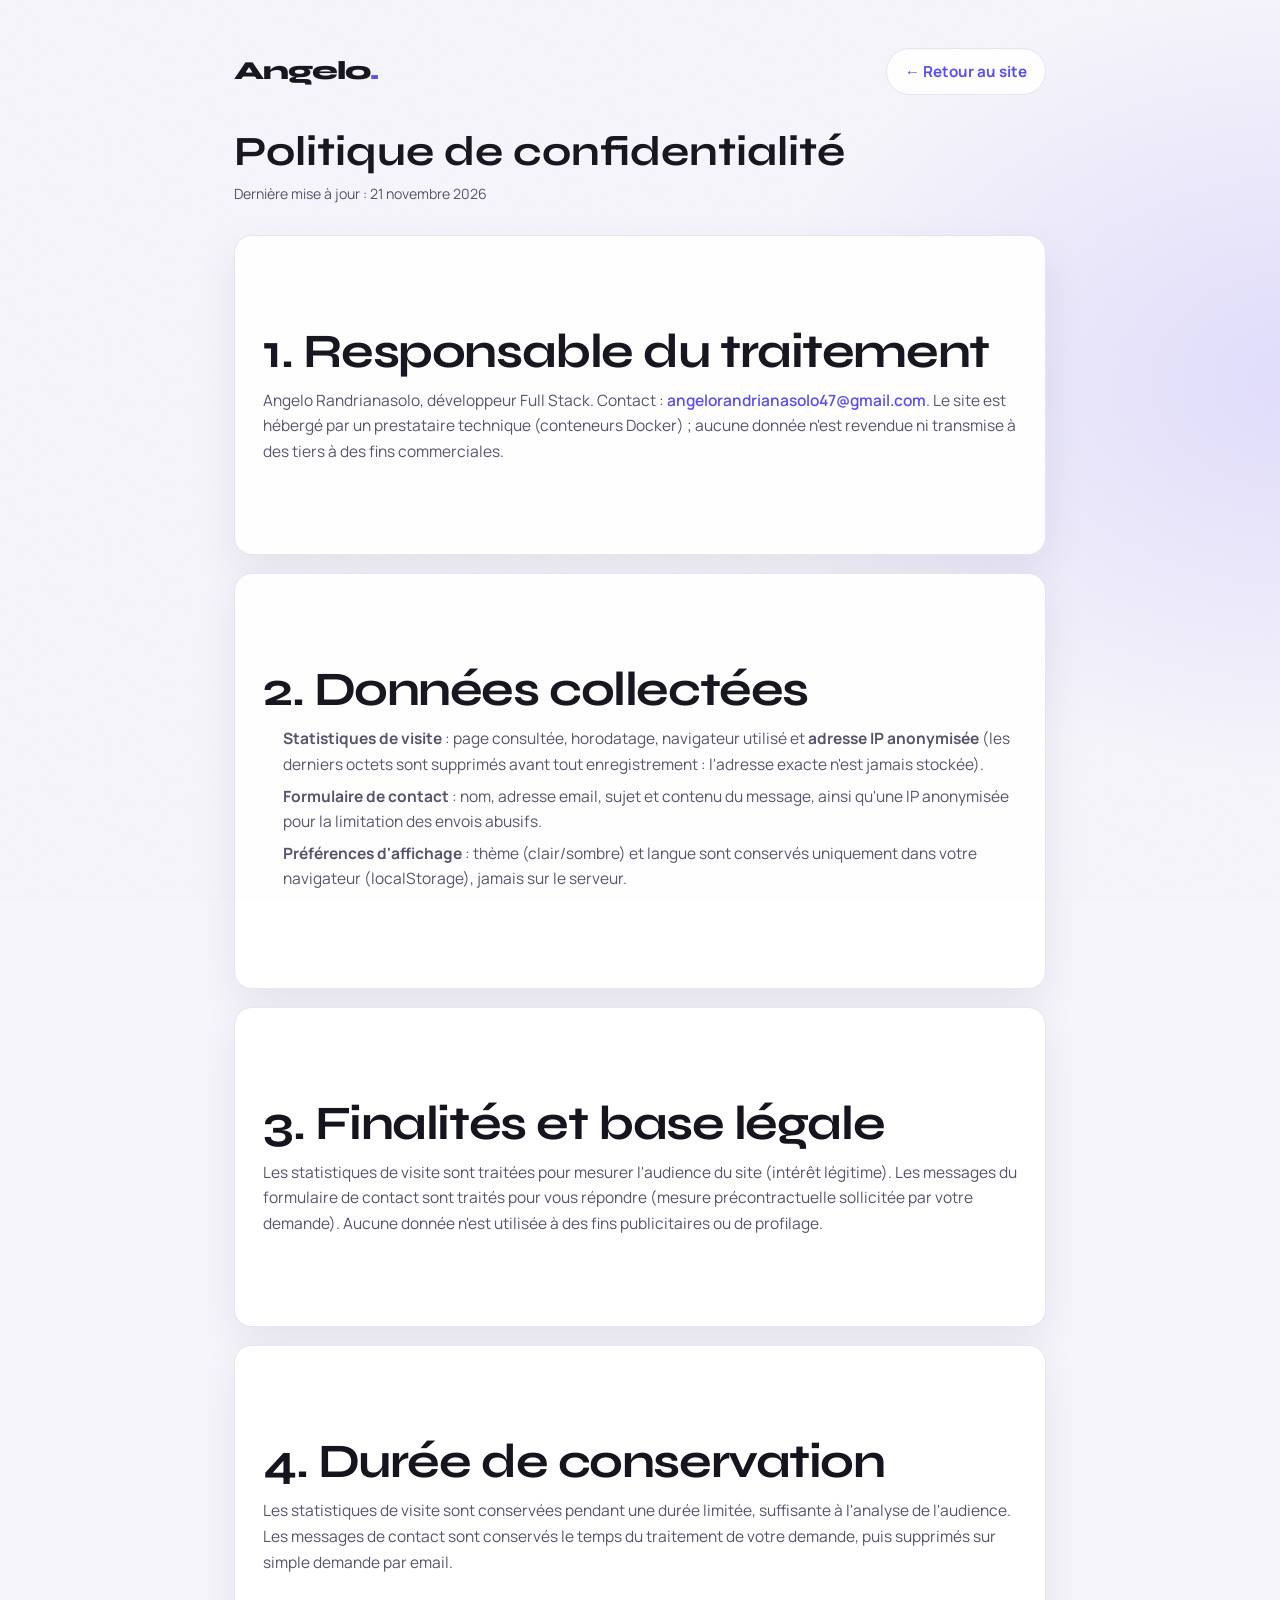
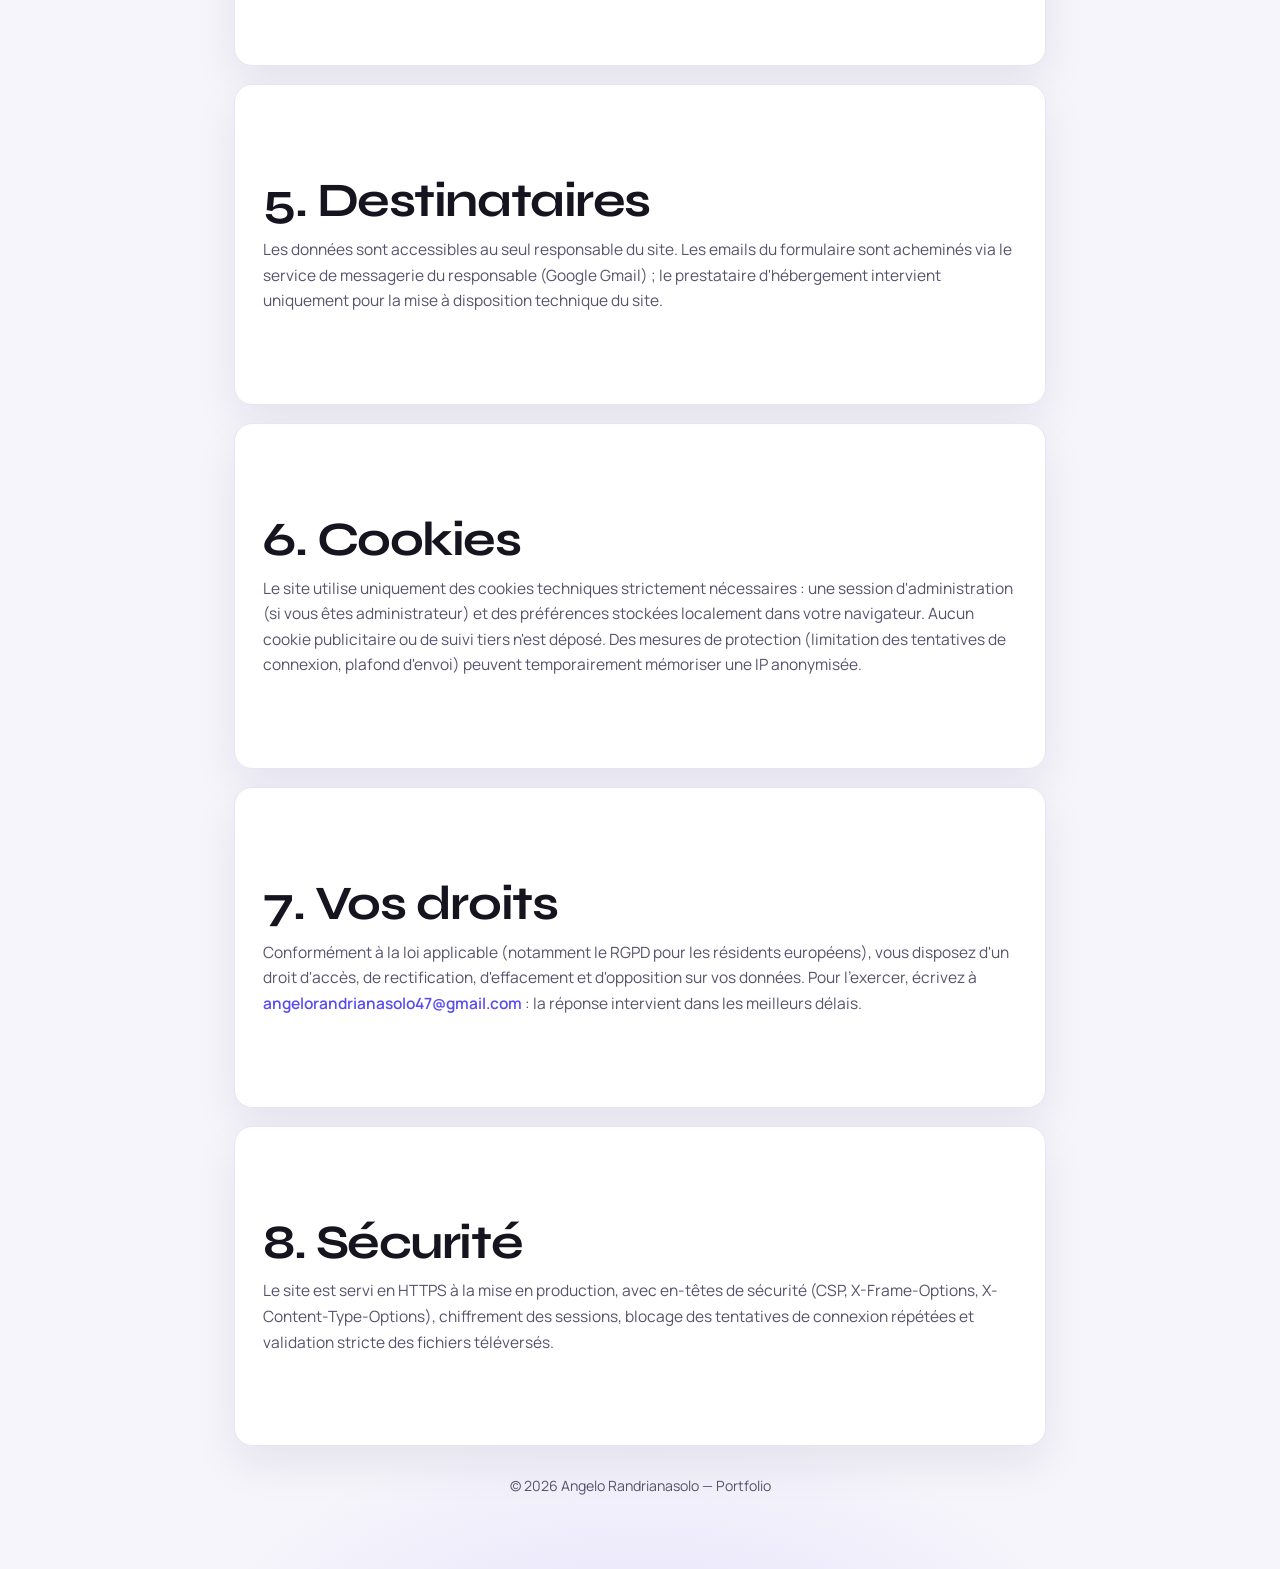
<file: src/confidentialite.html>
<!DOCTYPE html>
<html lang="fr">
<head>
    <meta charset="UTF-8">
    <meta name="viewport" content="width=device-width, initial-scale=1.0">
    <meta name="description" content="Politique de confidentialité du portfolio d'Angelo Randrianasolo : données collectées, finalités, conservation et droits.">
    <meta name="theme-color" content="#f6f5fb">

    <title>Confidentialité | Angelo Randrianasolo</title>

    <link rel="icon" type="image/svg+xml" href="favicon.svg">

    <link rel="stylesheet" href="css/fonts.css?v=20261121a">

    <link rel="stylesheet" href="css/style.css?v=20261121b">

    <script src="js/theme-init.js?v=20261121b"></script>

    <style>
        .legal-wrap {
            max-width: 860px;
            margin: 0 auto;
            padding: 48px 24px 72px;
        }
        .legal-top {
            display: flex;
            align-items: center;
            justify-content: space-between;
            gap: 16px;
            flex-wrap: wrap;
            margin-bottom: 34px;
        }
        .legal-back {
            font-weight: 700;
            font-size: 0.95rem;
            color: var(--brand-text);
            text-decoration: none;
            padding: 10px 18px;
            border: 1px solid var(--border);
            border-radius: 100px;
            background: var(--surface);
            transition: border-color 0.2s, transform 0.2s;
        }
        .legal-back:hover { border-color: var(--brand-text); transform: translateY(-2px); }
        .legal-wrap h1 {
            font-family: "Syne", sans-serif;
            font-size: clamp(1.9rem, 4vw, 2.6rem);
            line-height: 1.12;
            margin: 0 0 6px;
            color: var(--text);
        }
        .legal-date {
            font-size: 0.88rem;
            color: var(--text-2);
            margin: 0 0 30px;
        }
        .legal-card {
            background: var(--surface);
            border: 1px solid var(--border);
            border-radius: 18px;
            box-shadow: var(--shadow);
            padding: 26px 28px;
            margin-bottom: 18px;
        }
        .legal-card h2 {
            font-family: "Syne", sans-serif;
            font-size: 1.12rem;
            margin: 0 0 10px;
            color: var(--text);
        }
        .legal-card p,
        .legal-card li {
            font-size: 0.97rem;
            line-height: 1.65;
            color: var(--text-2);
        }
        .legal-card p { margin: 0 0 10px; }
        .legal-card p:last-child { margin-bottom: 0; }
        .legal-card ul { margin: 8px 0 0; padding-left: 20px; }
        .legal-card li { margin-bottom: 6px; }
        .legal-card a { color: var(--brand-text); font-weight: 600; }
        .legal-note {
            font-size: 0.88rem;
            color: var(--text-2);
            text-align: center;
            margin-top: 28px;
        }
        @media (max-width: 560px) {
            .legal-card { padding: 20px 18px; }
        }
    </style>
</head>

<body>

<div class="legal-wrap">

    <div class="legal-top">
        <a class="logo" href="index.html">Angelo<span>.</span></a>
        <a class="legal-back" href="index.html">← Retour au site</a>
    </div>

    <h1>Politique de confidentialité</h1>
    <p class="legal-date">Dernière mise à jour : 21 novembre 2026</p>

    <section class="legal-card">
        <h2>1. Responsable du traitement</h2>
        <p>
            Angelo Randrianasolo, développeur Full Stack. Contact :
            <a href="mailto:angelorandrianasolo47@gmail.com">angelorandrianasolo47@gmail.com</a>.
            Le site est hébergé par un prestataire technique (conteneurs Docker)
            ; aucune donnée n'est revendue ni transmise à des tiers à des fins
            commerciales.
        </p>
    </section>

    <section class="legal-card">
        <h2>2. Données collectées</h2>
        <ul>
            <li>
                <strong>Statistiques de visite</strong> : page consultée,
                horodatage, navigateur utilisé et <strong>adresse IP
                anonymisée</strong> (les derniers octets sont supprimés avant
                tout enregistrement : l'adresse exacte n'est jamais stockée).
            </li>
            <li>
                <strong>Formulaire de contact</strong> : nom, adresse email,
                sujet et contenu du message, ainsi qu'une IP anonymisée pour
                la limitation des envois abusifs.
            </li>
            <li>
                <strong>Préférences d'affichage</strong> : thème (clair/sombre)
                et langue sont conservés uniquement dans votre navigateur
                (localStorage), jamais sur le serveur.
            </li>
        </ul>
    </section>

    <section class="legal-card">
        <h2>3. Finalités et base légale</h2>
        <p>
            Les statistiques de visite sont traitées pour mesurer l'audience du
            site (intérêt légitime). Les messages du formulaire de contact sont
            traités pour vous répondre (mesure précontractuelle sollicitée par
            votre demande). Aucune donnée n'est utilisée à des fins publicitaires
            ou de profilage.
        </p>
    </section>

    <section class="legal-card">
        <h2>4. Durée de conservation</h2>
        <p>
            Les statistiques de visite sont conservées pendant une durée
            limitée, suffisante à l'analyse de l'audience. Les messages de
            contact sont conservés le temps du traitement de votre demande,
            puis supprimés sur simple demande par email.
        </p>
    </section>

    <section class="legal-card">
        <h2>5. Destinataires</h2>
        <p>
            Les données sont accessibles au seul responsable du site. Les
            emails du formulaire sont acheminés via le service de messagerie
            du responsable (Google Gmail) ; le prestataire d'hébergement
            intervient uniquement pour la mise à disposition technique du site.
        </p>
    </section>

    <section class="legal-card">
        <h2>6. Cookies</h2>
        <p>
            Le site utilise uniquement des cookies techniques strictement
            nécessaires : une session d'administration (si vous êtes
            administrateur) et des préférences stockées localement dans votre
            navigateur. Aucun cookie publicitaire ou de suivi tiers n'est
            déposé. Des mesures de protection (limitation des tentatives de
            connexion, plafond d'envoi) peuvent temporairement mémoriser une
            IP anonymisée.
        </p>
    </section>

    <section class="legal-card">
        <h2>7. Vos droits</h2>
        <p>
            Conformément à la loi applicable (notamment le RGPD pour les
            résidents européens), vous disposez d'un droit d'accès, de
            rectification, d'effacement et d'opposition sur vos données. Pour
            l'exercer, écrivez à
            <a href="mailto:angelorandrianasolo47@gmail.com">angelorandrianasolo47@gmail.com</a> :
            la réponse intervient dans les meilleurs délais.
        </p>
    </section>

    <section class="legal-card">
        <h2>8. Sécurité</h2>
        <p>
            Le site est servi en HTTPS à la mise en production, avec en-têtes
            de sécurité (CSP, X-Frame-Options, X-Content-Type-Options),
            chiffrement des sessions, blocage des tentatives de connexion
            répétées et validation stricte des fichiers téléversés.
        </p>
    </section>

    <p class="legal-note">
        © 2026 Angelo Randrianasolo — <a href="index.html">Portfolio</a>
    </p>

</div>

</body>
</html>
</file>
<file: src/css/fonts.css>
/* =========================================================
   Polices du portfolio — Syne & Manrope, auto-hebergees
   Source : Google Fonts, licence SIL Open Font License 1.1
   (telechargees par tools, sous-ensembles latin/latin-ext).
   Avantage : aucun appel externe, CSP sans googleapis/gstatic.
   ========================================================= */

@font-face {
  font-family: 'Manrope';
  font-style: normal;
  font-weight: 400;
  font-display: swap;
  src: url(../fonts/manrope-latin-ext.woff2) format('woff2');
  unicode-range: U+0100-02BA, U+02BD-02C5, U+02C7-02CC, U+02CE-02D7, U+02DD-02FF, U+0304, U+0308, U+0329, U+1D00-1DBF, U+1E00-1E9F, U+1EF2-1EFF, U+2020, U+20A0-20AB, U+20AD-20C4, U+2113, U+2C60-2C7F, U+A720-A7FF;
}

@font-face {
  font-family: 'Manrope';
  font-style: normal;
  font-weight: 400;
  font-display: swap;
  src: url(../fonts/manrope-latin.woff2) format('woff2');
  unicode-range: U+0000-00FF, U+0131, U+0152-0153, U+02BB-02BC, U+02C6, U+02DA, U+02DC, U+0304, U+0308, U+0329, U+2000-206F, U+20AC, U+2122, U+2191, U+2193, U+2212, U+2215, U+FEFF, U+FFFD;
}

@font-face {
  font-family: 'Manrope';
  font-style: normal;
  font-weight: 500;
  font-display: swap;
  src: url(../fonts/manrope-latin-ext.woff2) format('woff2');
  unicode-range: U+0100-02BA, U+02BD-02C5, U+02C7-02CC, U+02CE-02D7, U+02DD-02FF, U+0304, U+0308, U+0329, U+1D00-1DBF, U+1E00-1E9F, U+1EF2-1EFF, U+2020, U+20A0-20AB, U+20AD-20C4, U+2113, U+2C60-2C7F, U+A720-A7FF;
}

@font-face {
  font-family: 'Manrope';
  font-style: normal;
  font-weight: 500;
  font-display: swap;
  src: url(../fonts/manrope-latin.woff2) format('woff2');
  unicode-range: U+0000-00FF, U+0131, U+0152-0153, U+02BB-02BC, U+02C6, U+02DA, U+02DC, U+0304, U+0308, U+0329, U+2000-206F, U+20AC, U+2122, U+2191, U+2193, U+2212, U+2215, U+FEFF, U+FFFD;
}

@font-face {
  font-family: 'Manrope';
  font-style: normal;
  font-weight: 600;
  font-display: swap;
  src: url(../fonts/manrope-latin-ext.woff2) format('woff2');
  unicode-range: U+0100-02BA, U+02BD-02C5, U+02C7-02CC, U+02CE-02D7, U+02DD-02FF, U+0304, U+0308, U+0329, U+1D00-1DBF, U+1E00-1E9F, U+1EF2-1EFF, U+2020, U+20A0-20AB, U+20AD-20C4, U+2113, U+2C60-2C7F, U+A720-A7FF;
}

@font-face {
  font-family: 'Manrope';
  font-style: normal;
  font-weight: 600;
  font-display: swap;
  src: url(../fonts/manrope-latin.woff2) format('woff2');
  unicode-range: U+0000-00FF, U+0131, U+0152-0153, U+02BB-02BC, U+02C6, U+02DA, U+02DC, U+0304, U+0308, U+0329, U+2000-206F, U+20AC, U+2122, U+2191, U+2193, U+2212, U+2215, U+FEFF, U+FFFD;
}

@font-face {
  font-family: 'Manrope';
  font-style: normal;
  font-weight: 700;
  font-display: swap;
  src: url(../fonts/manrope-latin-ext.woff2) format('woff2');
  unicode-range: U+0100-02BA, U+02BD-02C5, U+02C7-02CC, U+02CE-02D7, U+02DD-02FF, U+0304, U+0308, U+0329, U+1D00-1DBF, U+1E00-1E9F, U+1EF2-1EFF, U+2020, U+20A0-20AB, U+20AD-20C4, U+2113, U+2C60-2C7F, U+A720-A7FF;
}

@font-face {
  font-family: 'Manrope';
  font-style: normal;
  font-weight: 700;
  font-display: swap;
  src: url(../fonts/manrope-latin.woff2) format('woff2');
  unicode-range: U+0000-00FF, U+0131, U+0152-0153, U+02BB-02BC, U+02C6, U+02DA, U+02DC, U+0304, U+0308, U+0329, U+2000-206F, U+20AC, U+2122, U+2191, U+2193, U+2212, U+2215, U+FEFF, U+FFFD;
}

@font-face {
  font-family: 'Manrope';
  font-style: normal;
  font-weight: 800;
  font-display: swap;
  src: url(../fonts/manrope-latin-ext.woff2) format('woff2');
  unicode-range: U+0100-02BA, U+02BD-02C5, U+02C7-02CC, U+02CE-02D7, U+02DD-02FF, U+0304, U+0308, U+0329, U+1D00-1DBF, U+1E00-1E9F, U+1EF2-1EFF, U+2020, U+20A0-20AB, U+20AD-20C4, U+2113, U+2C60-2C7F, U+A720-A7FF;
}

@font-face {
  font-family: 'Manrope';
  font-style: normal;
  font-weight: 800;
  font-display: swap;
  src: url(../fonts/manrope-latin.woff2) format('woff2');
  unicode-range: U+0000-00FF, U+0131, U+0152-0153, U+02BB-02BC, U+02C6, U+02DA, U+02DC, U+0304, U+0308, U+0329, U+2000-206F, U+20AC, U+2122, U+2191, U+2193, U+2212, U+2215, U+FEFF, U+FFFD;
}

@font-face {
  font-family: 'Syne';
  font-style: normal;
  font-weight: 600;
  font-display: swap;
  src: url(../fonts/syne-latin-ext.woff2) format('woff2');
  unicode-range: U+0100-02BA, U+02BD-02C5, U+02C7-02CC, U+02CE-02D7, U+02DD-02FF, U+0304, U+0308, U+0329, U+1D00-1DBF, U+1E00-1E9F, U+1EF2-1EFF, U+2020, U+20A0-20AB, U+20AD-20C4, U+2113, U+2C60-2C7F, U+A720-A7FF;
}

@font-face {
  font-family: 'Syne';
  font-style: normal;
  font-weight: 600;
  font-display: swap;
  src: url(../fonts/syne-latin.woff2) format('woff2');
  unicode-range: U+0000-00FF, U+0131, U+0152-0153, U+02BB-02BC, U+02C6, U+02DA, U+02DC, U+0304, U+0308, U+0329, U+2000-206F, U+20AC, U+2122, U+2191, U+2193, U+2212, U+2215, U+FEFF, U+FFFD;
}

@font-face {
  font-family: 'Syne';
  font-style: normal;
  font-weight: 700;
  font-display: swap;
  src: url(../fonts/syne-latin-ext.woff2) format('woff2');
  unicode-range: U+0100-02BA, U+02BD-02C5, U+02C7-02CC, U+02CE-02D7, U+02DD-02FF, U+0304, U+0308, U+0329, U+1D00-1DBF, U+1E00-1E9F, U+1EF2-1EFF, U+2020, U+20A0-20AB, U+20AD-20C4, U+2113, U+2C60-2C7F, U+A720-A7FF;
}

@font-face {
  font-family: 'Syne';
  font-style: normal;
  font-weight: 700;
  font-display: swap;
  src: url(../fonts/syne-latin.woff2) format('woff2');
  unicode-range: U+0000-00FF, U+0131, U+0152-0153, U+02BB-02BC, U+02C6, U+02DA, U+02DC, U+0304, U+0308, U+0329, U+2000-206F, U+20AC, U+2122, U+2191, U+2193, U+2212, U+2215, U+FEFF, U+FFFD;
}

@font-face {
  font-family: 'Syne';
  font-style: normal;
  font-weight: 800;
  font-display: swap;
  src: url(../fonts/syne-latin-ext.woff2) format('woff2');
  unicode-range: U+0100-02BA, U+02BD-02C5, U+02C7-02CC, U+02CE-02D7, U+02DD-02FF, U+0304, U+0308, U+0329, U+1D00-1DBF, U+1E00-1E9F, U+1EF2-1EFF, U+2020, U+20A0-20AB, U+20AD-20C4, U+2113, U+2C60-2C7F, U+A720-A7FF;
}

@font-face {
  font-family: 'Syne';
  font-style: normal;
  font-weight: 800;
  font-display: swap;
  src: url(../fonts/syne-latin.woff2) format('woff2');
  unicode-range: U+0000-00FF, U+0131, U+0152-0153, U+02BB-02BC, U+02C6, U+02DA, U+02DC, U+0304, U+0308, U+0329, U+2000-206F, U+20AC, U+2122, U+2191, U+2193, U+2212, U+2215, U+FEFF, U+FFFD;
}
</file>
<file: src/css/style.css>
/* =========================================================
   ANGELO PORTFOLIO
   Identité : violet profond, typographie Syne + Manrope,
   atmosphère lumineuse, détails éditoriaux.
   ========================================================= */

/* ==============================
   1. VARIABLES ET THEMES
============================== */

:root {

    /* --- Marque --- */
    --brand: #6d5cff;
    --brand-fill: #5a4df0;
    --brand-fill-hover: #4a3fe0;
    --brand-text: #5a4df0;
    --brand-soft: rgba(109, 92, 255, 0.12);
    --glow: rgba(109, 92, 255, 0.16);

    /* --- Surfaces --- */
    --bg: #f6f5fb;
    --surface: #ffffff;
    --surface-2: #fbfaff;
    --text: #16141f;
    --text-2: #57526b;
    --border: #e7e4f3;

    /* --- Pied de page inversé --- */
    --footer-bg: #14121f;
    --footer-text: #b9b4cc;
    --footer-heading: #ffffff;
    --footer-accent: #a79bff;
    --footer-border: rgba(255, 255, 255, 0.12);

    /* --- Ombres --- */
    --shadow: 0 18px 44px rgba(30, 22, 80, 0.08);
    --shadow-lift: 0 26px 56px rgba(30, 22, 80, 0.15);

    /* --- Retours de formulaire --- */
    --ok: #12805c;
    --ok-soft: rgba(18, 128, 92, 0.1);
    --danger: #d92d20;
    --danger-soft: rgba(217, 45, 32, 0.1);

    /* --- Typographie --- */
    --font-display: "Syne", "Trebuchet MS", sans-serif;
    --font-body: "Manrope", "Trebuchet MS", sans-serif;

    /* --- Entete translucide --- */
    --header-bg: rgba(246, 245, 251, 0.82);
}

html.dark-theme {

    --brand-text: #9d94ff;
    --brand-soft: rgba(157, 148, 255, 0.16);
    --glow: rgba(125, 110, 255, 0.22);

    --bg: #121019;
    --surface: #1b1926;
    --surface-2: #221f31;
    --text: #f4f3fa;
    --text-2: #a5a0bd;
    --border: #2e2a41;

    --footer-bg: #0c0a13;
    --footer-text: #a5a0bd;
    --footer-accent: #a79bff;
    --footer-border: rgba(255, 255, 255, 0.1);

    --shadow: 0 18px 44px rgba(0, 0, 0, 0.42);
    --shadow-lift: 0 26px 56px rgba(0, 0, 0, 0.55);

    --ok: #5fd6a4;
    --ok-soft: rgba(95, 214, 164, 0.14);
    --danger: #ff8f85;
    --danger-soft: rgba(255, 143, 133, 0.14);

    --header-bg: rgba(18, 16, 25, 0.82);
}

/* ==============================
   2. RESET ET BASE
============================== */

* {
    margin: 0;
    padding: 0;
    box-sizing: border-box;
}

html {
    scroll-behavior: smooth;
    -webkit-text-size-adjust: 100%;
}

body {
    font-family: var(--font-body);
    color: var(--text);
    line-height: 1.65;
    overflow-x: clip;
    transition: color 0.3s;

    /* Halos d'ambiance + fond */
    background:
        radial-gradient(1000px 620px at 6% -12%, var(--glow), transparent 62%),
        radial-gradient(900px 640px at 102% 12%, var(--glow), transparent 62%),
        radial-gradient(760px 520px at 50% 106%, var(--glow), transparent 65%),
        var(--bg);
    background-attachment: scroll;
}

/* Grain fin sur toute la page */
body::after {
    content: "";
    position: fixed;
    inset: 0;
    z-index: 9999;
    pointer-events: none;
    opacity: 0.035;
    background-image: url("data:image/svg+xml,%3Csvg xmlns='http://www.w3.org/2000/svg' width='200' height='200'%3E%3Cfilter id='n'%3E%3CfeTurbulence type='fractalNoise' baseFrequency='0.85' numOctaves='4' stitchTiles='stitch'/%3E%3C/filter%3E%3Crect width='200' height='200' filter='url(%23n)'/%3E%3C/svg%3E");
}

h1, h2, h3, .logo,
.hero-role, .section-index,
.hero-meta strong {
    font-family: var(--font-display);
}

a {
    text-decoration: none;
    color: inherit;
}

ul {
    list-style: none;
}

img, svg {
    max-width: 100%;
}

button {
    font-family: inherit;
}

::selection {
    background: var(--brand-fill);
    color: #fff;
}

.container {
    width: 90%;
    max-width: 1180px;
    margin: auto;
}

/* Barre de defilement */
::-webkit-scrollbar {
    width: 11px;
}

::-webkit-scrollbar-track {
    background: var(--bg);
}

::-webkit-scrollbar-thumb {
    background: var(--brand-fill);
    border-radius: 100px;
    border: 3px solid var(--bg);
}

::-webkit-scrollbar-thumb:hover {
    background: var(--brand-fill-hover);
}

/* Lien d'evitement (accessibilite) */
.skip-link {
    position: absolute;
    top: -70px;
    left: 16px;
    z-index: 10000;
    background: var(--brand-fill);
    color: #fff;
    padding: 13px 20px;
    border-radius: 0 0 10px 10px;
    font-weight: 700;
    transition: top 0.25s;
}

.skip-link:focus {
    top: 0;
}

a:focus-visible,
button:focus-visible {
    outline: 3px solid var(--brand-text);
    outline-offset: 3px;
    border-radius: 8px;
}

/* ==============================
   3. EN-TETES DE SECTIONS
============================== */

section:not(.hero) {
    padding-top: 90px;
    padding-bottom: 90px;
    border-top: 1px solid var(--border);
    scroll-margin-top: 90px;
}

.section-header {
    position: relative;
    margin-bottom: 48px;
}

/* Grand chiffre editorial */
.section-index {
    display: block;
    font-size: clamp(40px, 5.5vw, 66px);
    font-weight: 800;
    line-height: 0.9;
    letter-spacing: -0.05em;
    color: var(--brand-text);
    margin-bottom: 10px;
}

.section-kicker {
    display: flex;
    align-items: center;
    gap: 14px;
    color: var(--text-2);
    font-size: 12.5px;
    font-weight: 700;
    letter-spacing: 0.2em;
    text-transform: uppercase;
    margin-bottom: 14px;
}

.section-kicker::after {
    content: "";
    flex: 1;
    height: 1px;
    max-width: 200px;
    background: var(--border);
}

section:not(.hero) h2 {
    font-size: clamp(30px, 4.4vw, 48px);
    font-weight: 700;
    letter-spacing: -0.03em;
    line-height: 1.08;
    color: var(--text);
}

.section-intro {
    color: var(--text-2);
    font-size: 1.05rem;
    max-width: 640px;
    margin-top: 18px;
}

/* ==============================
   4. BOUTONS
============================== */

.btn {
    display: inline-flex;
    align-items: center;
    gap: 10px;
    padding: 15px 30px;
    border-radius: 100px;
    font-family: var(--font-body);
    font-weight: 700;
    font-size: 0.98rem;
    letter-spacing: -0.01em;
    transition: 0.3s;
}

.btn-primary {
    background: var(--brand-fill);
    color: #fff;
    box-shadow: 0 14px 30px rgba(90, 77, 240, 0.3);
}

.btn-primary:hover {
    background: var(--brand-fill-hover);
    transform: translateY(-3px);
    box-shadow: 0 18px 38px rgba(90, 77, 240, 0.38);
}

.btn-arrow {
    width: 18px;
    height: 18px;
    transition: transform 0.3s;
}

.btn-primary:hover .btn-arrow {
    transform: translateX(5px);
}

.btn-secondary {
    border: 1.5px solid var(--brand-text);
    color: var(--brand-text);
}

.btn-secondary:hover {
    background: var(--brand-fill);
    border-color: var(--brand-fill);
    color: #fff;
    transform: translateY(-3px);
}

/* ==============================
   5. NAVIGATION
============================== */

.header {
    position: sticky;
    top: 0;
    z-index: 100;
    background: var(--header-bg);
    backdrop-filter: blur(16px) saturate(180%);
    -webkit-backdrop-filter: blur(16px) saturate(180%);
    border-bottom: 1px solid transparent;
    transition: border-color 0.3s, background 0.3s;
}

.header.scrolled {
    border-bottom-color: var(--border);
}

.navbar {
    min-height: 76px;
    display: flex;
    align-items: center;
    justify-content: space-between;
    gap: 20px;
}

.logo {
    font-size: 26px;
    font-weight: 800;
    letter-spacing: -0.03em;
}

.logo span {
    color: var(--brand-text);
}

.nav-menu {
    display: flex;
    align-items: center;
    gap: 6px;
}

.nav-menu a {
    display: block;
    color: var(--text-2);
    font-size: 14.5px;
    font-weight: 600;
    padding: 9px 16px;
    border-radius: 100px;
    white-space: nowrap;
    transition: color 0.25s, background 0.25s;
}

.nav-menu a:hover {
    color: var(--brand-text);
    background: var(--brand-soft);
}

.nav-menu a.active {
    color: var(--brand-text);
    background: var(--brand-soft);
}

.nav-actions {
    display: flex;
    align-items: center;
    gap: 10px;
}

.nav-actions button {
    background: var(--surface);
    border: 1px solid var(--border);
    color: var(--text);
    padding: 9px 14px;
    border-radius: 100px;
    cursor: pointer;
    font-weight: 700;
    font-size: 14px;
    line-height: 1;
    transition: border-color 0.25s, color 0.25s, background 0.25s;
}

.nav-actions button:hover {
    border-color: var(--brand-text);
    color: var(--brand-text);
}

/* Bouton burger (masque sur grand ecran) */
.nav-toggle {
    display: none;
    align-items: center;
    justify-content: center;
    padding: 9px !important;
}

.nav-toggle svg {
    width: 20px;
    height: 20px;
    display: block;
}

.nav-toggle .icon-close {
    display: none;
}

.nav-toggle[aria-expanded="true"] .icon-menu {
    display: none;
}

.nav-toggle[aria-expanded="true"] .icon-close {
    display: block;
}

/* ==============================
   6. ACCUEIL
============================== */

.hero {
    position: relative;
    min-height: 92vh;
    display: flex;
    align-items: center;
    justify-content: space-between;
    gap: 56px;
    padding-top: 70px;
    padding-bottom: 70px;
    scroll-margin-top: 75px;
}

/* Trame de points en filigrane */
.hero::before {
    content: "";
    position: absolute;
    inset: 0;
    pointer-events: none;
    background-image: radial-gradient(var(--border) 1.3px, transparent 1.3px);
    background-size: 30px 30px;
    -webkit-mask-image: radial-gradient(ellipse 70% 65% at 72% 50%, #000 0%, transparent 78%);
    mask-image: radial-gradient(ellipse 70% 65% at 72% 50%, #000 0%, transparent 78%);
}

.hero-content {
    position: relative;
    max-width: 660px;
}

.hero-badge {
    display: inline-flex;
    align-items: center;
    gap: 9px;
    background: var(--brand-soft);
    color: var(--brand-text);
    font-size: 13.5px;
    font-weight: 700;
    padding: 8px 17px;
    border-radius: 100px;
    margin-bottom: 26px;
}

.pulse {
    width: 9px;
    height: 9px;
    border-radius: 50%;
    background: #16b45f;
    box-shadow: 0 0 0 0 rgba(22, 180, 95, 0.6);
    animation: pulse 2.2s infinite;
}

@keyframes pulse {
    70% { box-shadow: 0 0 0 9px rgba(22, 180, 95, 0); }
    100% { box-shadow: 0 0 0 0 rgba(22, 180, 95, 0); }
}

.hero-subtitle {
    color: var(--text-2);
    font-size: 17px;
    font-weight: 600;
    letter-spacing: 0.02em;
    margin-bottom: 10px;
}

.hero-content h1 {
    font-size: clamp(42px, 7vw, 82px);
    font-weight: 800;
    line-height: 0.98;
    letter-spacing: -0.045em;
    margin-bottom: 24px;
}

.hero-content h1 span {
    display: block;
    color: var(--brand-text);
}

.hero-role {
    display: inline-block;
    font-size: clamp(19px, 2.4vw, 27px);
    font-weight: 700;
    letter-spacing: -0.02em;
    color: var(--brand-text);
    background: var(--brand-soft);
    padding: 7px 18px;
    border-radius: 10px;
    margin-bottom: 26px;
}

.hero-description {
    color: var(--text-2);
    font-size: 1.05rem;
    line-height: 1.85;
    max-width: 560px;
    margin-bottom: 34px;
}

.hero-buttons {
    display: flex;
    flex-wrap: wrap;
    gap: 15px;
}

/* Bandeau d'informations */
.hero-meta {
    display: flex;
    flex-wrap: wrap;
    gap: 38px;
    margin-top: 46px;
    padding-top: 28px;
    border-top: 1px solid var(--border);
}

.hero-meta li {
    display: flex;
    flex-direction: column;
    gap: 2px;
}

.hero-meta strong {
    font-size: 19px;
    font-weight: 700;
    letter-spacing: -0.02em;
    color: var(--text);
}

.hero-meta span {
    font-size: 13px;
    color: var(--text-2);
    letter-spacing: 0.05em;
}

/* --- Visuel : portrait en forme libre + puces flottantes --- */

.hero-visual {
    position: relative;
    flex-shrink: 0;
    width: 420px;
    height: 420px;
    display: flex;
    align-items: center;
    justify-content: center;
}

.hero-avatar {
    position: relative;
    width: 285px;
    height: 285px;
    border-radius: 46% 54% 52% 48% / 54% 46% 54% 46%;
    background: linear-gradient(145deg, #4b3fe8, #6d5cff);
    display: flex;
    align-items: center;
    justify-content: center;
    box-shadow: 0 34px 70px rgba(75, 63, 232, 0.34);
    animation: float 7s ease-in-out infinite;
}

.avatar-initials {
    font-family: var(--font-display);
    font-size: 96px;
    font-weight: 800;
    letter-spacing: -0.05em;
    color: #ffffff;
    line-height: 1;
}

.avatar-ring {
    position: absolute;
    inset: -17px;
    border-radius: 50%;
    border: 1.5px dashed var(--brand-text);
    opacity: 0.55;
    animation: rotate 34s linear infinite;
    pointer-events: none;
}

@keyframes float {
    0%, 100% { transform: translateY(0); }
    50% { transform: translateY(-16px); }
}

@keyframes rotate {
    to { transform: rotate(360deg); }
}

.float-chip {
    position: absolute;
    background: var(--surface);
    border: 1px solid var(--border);
    color: var(--text);
    font-family: var(--font-display);
    font-size: 13px;
    font-weight: 700;
    padding: 10px 17px;
    border-radius: 100px;
    box-shadow: var(--shadow-lift);
    white-space: nowrap;
}

/* Anneau de competences autour de la photo du hero.
   Chaque emplacement est tourne puis translate le long du cercle ; la
   pastille est contour-rotationnee (proprietes `translate` / `rotate`)
   pour que le texte reste horizontal. */
.hero-chips {
    position: absolute;
    inset: 0;
    --count: 16;
    --step: calc(360deg / var(--count));
    /* 164 + demi-largeur de la pastille la plus large (Spring Boot ~45px)
       = 209 <= demi-largeur du conteneur (210). */
    --radius: 164px;
    pointer-events: none;
}

.chip-slot {
    position: absolute;
    top: 50%;
    left: 50%;
    width: 0;
    height: 0;
    transform:
        rotate(calc(var(--i) * var(--step)))
        translateY(calc(var(--radius) * -1));
}

.chip-slot .float-chip {
    position: absolute;
    top: 0;
    left: 0;
    translate: -50% -50%;
    rotate: calc(var(--i) * var(--step) * -1);
    font-size: 10.5px;
    padding: 5px 9px;
    animation: float 6s ease-in-out infinite;
    animation-delay: calc(var(--i) * -0.4s);
}

.float-chip.is-hot {
    background: var(--brand-fill);
    border-color: var(--brand-fill);
    color: #fff;
}

.float-chip.is-code {
    font-family: ui-monospace, SFMono-Regular, Menlo, Consolas, monospace;
    background: var(--surface-2);
    color: var(--brand-text);
}

/* ==============================
   7. A PROPOS
============================== */

.about-layout {
    display: grid;
    grid-template-columns: 1.6fr 1fr;
    gap: 30px;
    align-items: start;
}

.about-content {
    background: var(--surface);
    padding: 36px;
    border: 1px solid var(--border);
    border-radius: 22px;
    box-shadow: var(--shadow);
}

.about-content p {
    color: var(--text-2);
    font-size: 1.05rem;
    line-height: 1.9;
    margin-bottom: 18px;
}

.about-content p:last-child {
    margin-bottom: 0;
}

.about-content p:first-child {
    color: var(--text);
    font-size: 1.16rem;
    font-weight: 500;
}

.about-info {
    background: var(--surface);
    border: 1px solid var(--border);
    border-radius: 22px;
    box-shadow: var(--shadow);
    overflow: hidden;
}

.about-info li {
    padding: 20px 26px;
    border-bottom: 1px solid var(--border);
    display: flex;
    flex-direction: column;
    gap: 5px;
    transition: background 0.25s;
}

.about-info li:last-child {
    border-bottom: none;
}

.about-info li:hover {
    background: var(--brand-soft);
}

/* --- Parcours (timeline sous « À propos ») --- */
.parcours {
    list-style: none;
    margin: 26px 0 0;
    padding: 0;
    display: grid;
    grid-template-columns: repeat(3, 1fr);
    gap: 16px;
}

.parcours li {
    background: var(--surface);
    border: 1px solid var(--border);
    border-radius: 22px;
    box-shadow: var(--shadow);
    padding: 20px 22px;
    display: flex;
    flex-direction: column;
    gap: 10px;
    transition: transform 0.25s, border-color 0.25s;
}

.parcours li:hover {
    transform: translateY(-4px);
    border-color: var(--brand);
}

.parcours-tag {
    align-self: flex-start;
    background: var(--brand-soft);
    color: var(--brand-text);
    font-size: 11px;
    font-weight: 800;
    letter-spacing: 0.12em;
    text-transform: uppercase;
    padding: 5px 11px;
    border-radius: 999px;
}

.parcours-body strong {
    display: block;
    font-family: var(--font-display);
    font-size: 17px;
    margin-bottom: 6px;
}

.parcours-body p {
    margin: 0;
    color: var(--muted);
    font-size: 14px;
    line-height: 1.6;
}

@media (max-width: 900px) {
    .parcours {
        grid-template-columns: 1fr;
    }
}

.about-info-label {
    color: var(--brand-text);
    font-size: 11.5px;
    font-weight: 800;
    letter-spacing: 0.14em;
    text-transform: uppercase;
}

.about-info-value {
    color: var(--text);
    font-family: var(--font-display);
    font-weight: 600;
    font-size: 1.02rem;
}

/* ==============================
   8. COMPETENCES
============================== */

.skills-grid {
    display: grid;
    grid-template-columns: repeat(auto-fit, minmax(255px, 1fr));
    gap: 22px;
}

.skill-card {
    background: var(--surface);
    padding: 28px;
    border: 1px solid var(--border);
    border-radius: 22px;
    box-shadow: var(--shadow);
    transition: border-color 0.3s, box-shadow 0.3s, transform 0.3s;
}

.skill-card:hover {
    border-color: var(--brand-text);
    box-shadow: var(--shadow-lift);
    transform: translateY(-5px);
}

.skill-card h3 {
    display: flex;
    align-items: center;
    gap: 11px;
    font-size: 1.12rem;
    font-weight: 700;
    letter-spacing: -0.02em;
    color: var(--text);
    margin-bottom: 18px;
}

.skill-card h3::before {
    content: "";
    width: 11px;
    height: 11px;
    min-width: 11px;
    background: var(--brand-fill);
    border-radius: 4px;
}

.skill-tags {
    display: flex;
    flex-wrap: wrap;
    gap: 8px;
}

.skill-tags span {
    background: var(--surface-2);
    border: 1px solid var(--border);
    color: var(--text-2);
    padding: 7px 14px;
    border-radius: 100px;
    font-size: 13.5px;
    font-weight: 600;
    transition: 0.25s;
}

.skill-tags span:hover {
    background: var(--brand-soft);
    border-color: transparent;
    color: var(--brand-text);
}

/* ==============================
   9. PROJETS
============================== */

.projects-grid {
    display: grid;
    grid-template-columns: repeat(auto-fit, minmax(300px, 1fr));
    gap: 28px;
}

.project-card {
    background: var(--surface);
    border: 1px solid var(--border);
    border-radius: 24px;
    overflow: hidden;
    box-shadow: var(--shadow);
    display: flex;
    flex-direction: column;
    transition: border-color 0.3s, box-shadow 0.3s, transform 0.3s;
}

.project-card:hover {
    border-color: var(--brand-text);
    box-shadow: var(--shadow-lift);
    transform: translateY(-7px);
}

/* Couverture */
.project-cover {
    position: relative;
    height: 140px;
    display: flex;
    align-items: center;
    justify-content: center;
    overflow: hidden;
}

.cover-market {
    background: linear-gradient(135deg, #4b3fe8, #8b7cff);
}

.cover-farmer {
    background: linear-gradient(135deg, #0b8f7a, #22c55e);
}

.project-cover-grid {
    position: absolute;
    inset: 0;
    background-image:
        linear-gradient(rgba(255, 255, 255, 0.16) 1px, transparent 1px),
        linear-gradient(90deg, rgba(255, 255, 255, 0.16) 1px, transparent 1px);
    background-size: 28px 28px;
    -webkit-mask-image: radial-gradient(ellipse at 50% 50%, #000 10%, transparent 78%);
    mask-image: radial-gradient(ellipse at 50% 50%, #000 10%, transparent 78%);
}

.project-icon {
    position: relative;
    font-size: 52px;
    line-height: 1;
    filter: drop-shadow(0 8px 16px rgba(0, 0, 0, 0.25));
    transition: transform 0.35s;
}

.project-card:hover .project-icon {
    transform: scale(1.12) rotate(-6deg);
}

/* ---- Galerie multi-photos du projet ---- */
.project-cover.has-gallery {
    cursor: zoom-in;
}

.project-cover.has-gallery:focus-visible {
    outline: 3px solid #8b7cff;
    outline-offset: -3px;
}

.project-gallery-badge {
    position: absolute;
    right: 10px;
    bottom: 10px;
    z-index: 2;
    background: rgba(12, 10, 20, 0.72);
    color: #fff;
    font-size: 12px;
    font-weight: 600;
    padding: 4px 10px;
    border-radius: 100px;
    backdrop-filter: blur(6px);
}

.lightbox {
    position: fixed;
    inset: 0;
    z-index: 400;
    background: rgba(8, 6, 16, 0.92);
    display: flex;
    align-items: center;
    justify-content: center;
    padding: 24px;
}

.lightbox[hidden] {
    display: none;
}

.lightbox-img {
    max-width: min(92vw, 1100px);
    max-height: 82vh;
    object-fit: contain;
    border-radius: 14px;
    box-shadow: 0 30px 80px rgba(0, 0, 0, 0.5);
    background: rgba(255, 255, 255, 0.04);
}

.lightbox button {
    position: absolute;
    width: 46px;
    height: 46px;
    border-radius: 50%;
    border: 1px solid rgba(255, 255, 255, 0.28);
    background: rgba(255, 255, 255, 0.12);
    color: #fff;
    font-size: 18px;
    line-height: 1;
    cursor: pointer;
    display: flex;
    align-items: center;
    justify-content: center;
    padding: 0;
}

.lightbox button:hover {
    background: rgba(255, 255, 255, 0.28);
}

.lightbox-close {
    top: 22px;
    right: 22px;
}

.lightbox-prev {
    left: 22px;
    top: 50%;
    transform: translateY(-50%);
}

.lightbox-next {
    right: 22px;
    top: 50%;
    transform: translateY(-50%);
}

.lightbox-counter {
    position: absolute;
    bottom: 24px;
    left: 50%;
    transform: translateX(-50%);
    color: #fff;
    font-size: 14px;
    font-weight: 600;
    background: rgba(255, 255, 255, 0.14);
    padding: 6px 14px;
    border-radius: 100px;
}

.project-body {
    padding: 26px 28px 30px;
    display: flex;
    flex-direction: column;
    flex: 1;
}

.project-card h3 {
    font-size: 1.35rem;
    font-weight: 700;
    letter-spacing: -0.025em;
    color: var(--text);
    margin-bottom: 12px;
}

.project-card p {
    color: var(--text-2);
    line-height: 1.8;
    margin-bottom: 24px;
    flex-grow: 1;
}

.project-technologies {
    display: flex;
    flex-wrap: wrap;
    gap: 8px;
}

.project-technologies span {
    background: var(--brand-soft);
    color: var(--brand-text);
    padding: 6px 13px;
    border-radius: 100px;
    font-size: 12.5px;
    font-weight: 700;
    letter-spacing: 0.01em;
}

/* ==============================
   10. CONTACT
============================== */

.contact-grid {
    display: grid;
    grid-template-columns: repeat(auto-fit, minmax(275px, 1fr));
    gap: 22px;
}

.contact-card {
    position: relative;
    background: var(--surface);
    padding: 26px 60px 26px 24px;
    border: 1px solid var(--border);
    border-radius: 22px;
    box-shadow: var(--shadow);
    display: flex;
    align-items: center;
    gap: 17px;
    transition: border-color 0.3s, box-shadow 0.3s, transform 0.3s;
}

.contact-card:hover {
    border-color: var(--brand-text);
    box-shadow: var(--shadow-lift);
    transform: translateY(-5px);
}

.contact-icon {
    width: 52px;
    height: 52px;
    min-width: 52px;
    border-radius: 16px;
    background: var(--brand-soft);
    color: var(--brand-text);
    display: flex;
    align-items: center;
    justify-content: center;
}

.contact-icon svg {
    width: 25px;
    height: 25px;
}

.contact-body {
    display: flex;
    flex-direction: column;
    gap: 4px;
    min-width: 0;
}

.contact-label {
    color: var(--text-2);
    font-size: 11.5px;
    font-weight: 800;
    letter-spacing: 0.14em;
    text-transform: uppercase;
}

.contact-value {
    color: var(--text);
    font-family: var(--font-display);
    font-weight: 600;
    font-size: 0.97rem;
    word-break: break-word;
}

.contact-arrow {
    position: absolute;
    top: 24px;
    right: 24px;
    width: 18px;
    height: 18px;
    color: var(--brand-text);
    opacity: 0;
    transform: translate(-7px, 7px);
    transition: opacity 0.3s, transform 0.3s;
}

.contact-card:hover .contact-arrow {
    opacity: 1;
    transform: translate(0, 0);
}

.contact-cta {
    margin-top: 40px;
    text-align: center;
}

/* ==============================
   10bis. FORMULAIRE DE CONTACT
============================== */

.contact-form-card {
    position: relative;
    margin-top: 22px;
    background: var(--surface);
    border: 1px solid var(--border);
    border-radius: 22px;
    box-shadow: var(--shadow);
    padding: 32px;
    transition: border-color 0.3s, box-shadow 0.3s;
}

.contact-form-card:focus-within {
    border-color: var(--brand-text);
    box-shadow: var(--shadow-lift);
}

.contact-form-head {
    margin-bottom: 24px;
}

.contact-form-kicker {
    font-family: var(--font-display);
    font-weight: 800;
    font-size: 1.2rem;
    letter-spacing: -0.02em;
    color: var(--text);
    margin: 0 0 7px;
}

.contact-form-hint {
    margin: 0;
    color: var(--text-2);
    font-size: 0.94rem;
    line-height: 1.6;
}

#contact-form {
    display: flex;
    flex-direction: column;
    gap: 18px;
}

.form-row {
    display: grid;
    grid-template-columns: repeat(auto-fit, minmax(215px, 1fr));
    gap: 18px;
}

.field {
    display: flex;
    flex-direction: column;
    gap: 8px;
    min-width: 0;
}

.field-label {
    color: var(--text-2);
    font-size: 11.5px;
    font-weight: 800;
    letter-spacing: 0.14em;
    text-transform: uppercase;
}

.field input,
.field textarea {
    width: 100%;
    font-family: var(--font-body);
    font-size: 0.97rem;
    line-height: 1.5;
    color: var(--text);
    background: var(--surface-2);
    border: 1.5px solid var(--border);
    border-radius: 14px;
    padding: 13px 16px;
    transition: border-color 0.25s, box-shadow 0.25s, background 0.25s;
}

.field textarea {
    resize: vertical;
    min-height: 130px;
}

.field input::placeholder,
.field textarea::placeholder {
    color: var(--text-2);
    opacity: 0.65;
}

.field input:hover,
.field textarea:hover {
    border-color: var(--brand-text);
}

.field input:focus,
.field textarea:focus {
    outline: none;
    background: var(--surface);
    border-color: var(--brand-text);
    box-shadow: 0 0 0 4px var(--brand-soft);
}

.field.is-invalid input,
.field.is-invalid textarea {
    border-color: var(--danger);
}

.field.is-invalid input:focus,
.field.is-invalid textarea:focus {
    box-shadow: 0 0 0 4px var(--danger-soft);
}

/* Piège à robots : hors écran mais présent dans le DOM */
.hp-field {
    position: absolute;
    width: 1px;
    height: 1px;
    overflow: hidden;
    clip: rect(0 0 0 0);
    clip-path: inset(50%);
    white-space: nowrap;
}

.form-foot {
    display: flex;
    align-items: center;
    gap: 18px;
    flex-wrap: wrap;
}

.form-foot .btn {
    flex-shrink: 0;
}

.form-status {
    flex: 1;
    min-width: 220px;
    margin: 0;
    font-size: 0.92rem;
    font-weight: 600;
    line-height: 1.55;
    padding: 12px 16px;
    border-radius: 13px;
}

.form-status[hidden] {
    display: none;
}

.form-status.is-ok {
    color: var(--ok);
    background: var(--ok-soft);
}

.form-status.is-info {
    color: var(--brand-text);
    background: var(--brand-soft);
}

.form-status.is-error {
    color: var(--danger);
    background: var(--danger-soft);
}

#contact-submit.is-busy {
    opacity: 0.65;
    pointer-events: none;
}

/* ==============================
   11. PIED DE PAGE (INVERSE)
============================== */

.footer {
    background: var(--footer-bg);
    color: var(--footer-text);
    margin-top: 20px;
    padding-top: 58px;
    transition: background 0.3s;
}

.footer-grid {
    display: grid;
    grid-template-columns: 1.7fr 1fr 1fr;
    gap: 44px;
    padding-bottom: 46px;
}

.footer .logo {
    color: var(--footer-heading);
}

.footer .logo span {
    color: var(--footer-accent);
}

.footer-brand p {
    color: var(--footer-text);
    font-size: 0.96rem;
    line-height: 1.85;
    margin-top: 17px;
    max-width: 350px;
}

.footer-links h3,
.footer-social h3 {
    font-family: var(--font-display);
    font-size: 1rem;
    font-weight: 700;
    letter-spacing: -0.01em;
    margin-bottom: 18px;
    color: var(--footer-heading);
}

.footer-links ul {
    display: flex;
    flex-direction: column;
    gap: 12px;
}

.footer-links a {
    color: var(--footer-text);
    font-size: 0.95rem;
    font-weight: 500;
    display: inline-block;
    transition: color 0.25s, transform 0.25s;
}

.footer-links a:hover {
    color: var(--footer-accent);
    transform: translateX(6px);
}

.footer-social-links {
    display: flex;
    gap: 12px;
}

.footer-social-links a {
    width: 44px;
    height: 44px;
    border: 1px solid var(--footer-border);
    border-radius: 14px;
    display: flex;
    align-items: center;
    justify-content: center;
    color: var(--footer-text);
    transition: 0.3s;
}

.footer-social-links a:hover {
    background: var(--brand-fill);
    border-color: var(--brand-fill);
    color: #fff;
    transform: translateY(-4px);
}

.footer-social-links svg {
    width: 20px;
    height: 20px;
}

.footer-bottom {
    border-top: 1px solid var(--footer-border);
    padding-top: 24px;
    padding-bottom: 30px;
    display: flex;
    justify-content: space-between;
    flex-wrap: wrap;
    gap: 10px;
    color: var(--footer-text);
    font-size: 0.9rem;
}

/* ==============================
   12. RETOUR EN HAUT
============================== */

.back-to-top {
    position: fixed;
    right: 24px;
    bottom: 24px;
    width: 50px;
    height: 50px;
    border: none;
    border-radius: 50%;
    background: var(--brand-fill);
    color: #fff;
    display: flex;
    align-items: center;
    justify-content: center;
    cursor: pointer;
    box-shadow: 0 14px 30px rgba(90, 77, 240, 0.4);
    opacity: 0;
    visibility: hidden;
    transform: translateY(16px);
    transition: opacity 0.3s, transform 0.3s, visibility 0.3s, background 0.3s;
    z-index: 90;
}

.back-to-top.visible {
    opacity: 1;
    visibility: visible;
    transform: translateY(0);
}

.back-to-top:hover {
    background: var(--brand-fill-hover);
    transform: translateY(-4px);
}

.back-to-top svg {
    width: 21px;
    height: 21px;
}

/* ==============================
   13. ANIMATIONS D'APPARITION
============================== */

.js .reveal {
    opacity: 0;
    transform: translateY(28px);
    transition: opacity 0.75s cubic-bezier(0.22, 1, 0.36, 1),
                transform 0.75s cubic-bezier(0.22, 1, 0.36, 1);
}

.js .reveal.is-visible {
    opacity: 1;
    transform: translateY(0);
}

/* Decalage progressif des grilles */
.skills-grid .reveal:nth-child(2),
.projects-grid .reveal:nth-child(2),
.contact-grid .reveal:nth-child(2) { transition-delay: 0.08s; }

.skills-grid .reveal:nth-child(3),
.contact-grid .reveal:nth-child(3) { transition-delay: 0.16s; }

.skills-grid .reveal:nth-child(4),
.contact-grid .reveal:nth-child(4) { transition-delay: 0.24s; }

.skills-grid .reveal:nth-child(5) { transition-delay: 0.32s; }

/* Le survol doit passer apres l'apparition */
.skill-card.reveal.is-visible:hover,
.project-card.reveal.is-visible:hover,
.contact-card.reveal.is-visible:hover {
    transform: translateY(-6px);
}

/* ==============================
   14. RESPONSIVE
============================== */

@media (max-width: 1040px) {

    .hero {
        flex-direction: column-reverse;
        justify-content: center;
        text-align: center;
        min-height: auto;
        gap: 60px;
        padding-top: 70px;
        padding-bottom: 70px;
    }

    .hero::before {
        -webkit-mask-image: radial-gradient(ellipse 80% 50% at 50% 18%, #000 0%, transparent 75%);
        mask-image: radial-gradient(ellipse 80% 50% at 50% 18%, #000 0%, transparent 75%);
    }

    .hero-content {
        display: flex;
        flex-direction: column;
        align-items: center;
    }

    .hero-description {
        max-width: 620px;
    }

    .hero-buttons,
    .hero-meta {
        justify-content: center;
    }

    .hero-meta {
        gap: 30px;
    }

    .hero-visual {
        width: 380px;
        height: 380px;
    }

    .hero-chips { --radius: 144px; }

    .chip-slot .float-chip {
        font-size: 10.5px;
        padding: 5px 9px;
    }

    .hero-avatar {
        width: 250px;
        height: 250px;
    }

    .avatar-initials {
        font-size: 82px;
    }

    .about-layout {
        grid-template-columns: 1fr;
    }

    .footer-grid {
        grid-template-columns: 1fr 1fr;
        gap: 36px;
    }

    /* --- Menu : passage en burger des 1040px (6 entrees de menu) --- */
    .navbar {
        padding: 14px 0;
        gap: 12px;
    }

    .nav-toggle {
        display: inline-flex;
    }

    .nav-menu {
        display: none;
        position: absolute;
        top: 100%;
        left: 0;
        right: 0;
        flex-direction: column;
        align-items: stretch;
        gap: 4px;
        background: var(--header-bg);
        backdrop-filter: blur(16px) saturate(180%);
        -webkit-backdrop-filter: blur(16px) saturate(180%);
        border-bottom: 1px solid var(--border);
        box-shadow: var(--shadow);
        padding: 10px 5% 18px;
    }

    .nav-menu.open {
        display: flex;
    }

    .nav-menu li a {
        padding: 14px 18px;
        font-size: 15.5px;
        border-radius: 14px;
        white-space: nowrap;
    }
}

@media (max-width: 850px) {

    .footer-grid {
        grid-template-columns: 1fr;
        gap: 34px;
    }

    .footer-bottom {
        justify-content: center;
        text-align: center;
    }
}

@media (max-width: 560px) {

    section:not(.hero) {
        padding-top: 64px;
        padding-bottom: 64px;
    }

    .hero-content h1 {
        font-size: 40px;
    }

    .hero-visual {
        width: 330px;
        height: 330px;
    }

    .hero-chips { --radius: 122px; }

    .chip-slot .float-chip {
        font-size: 10px;
        padding: 4px 8px;
    }

    .hero-avatar {
        width: 210px;
        height: 210px;
    }

    .avatar-initials {
        font-size: 68px;
    }

    .float-chip {
        font-size: 12px;
        padding: 8px 14px;
    }

    .hero-meta {
        gap: 22px;
    }

    .hero-meta strong {
        font-size: 17px;
    }

    .nav-actions {
        gap: 7px;
    }

    .nav-actions button {
        padding: 8px 12px;
        font-size: 13px;
    }

    .about-content,
    .skill-card,
    .project-body,
    .contact-card {
        padding: 22px;
    }

    .contact-card {
        padding-right: 54px;
    }

    .contact-form-card {
        padding: 22px 18px;
    }

    .form-foot {
        flex-direction: column;
        align-items: stretch;
    }

    .form-foot .btn {
        width: 100%;
    }

    .form-status {
        min-width: 0;
    }

    .footer-bottom {
        flex-direction: column;
        align-items: center;
    }
}

/* ==============================
   15. ACCESSIBILITE / REDUCTION DES ANIMATIONS
============================== */

@media (prefers-reduced-motion: reduce) {

    html {
        scroll-behavior: auto;
    }

    *,
    *::before,
    *::after {
        animation-duration: 0.001ms !important;
        animation-iteration-count: 1 !important;
        transition-duration: 0.001ms !important;
    }

    .js .reveal {
        opacity: 1;
        transform: none;
    }
}

/* =========================================================
   16. BANDEAU DÉROULANT
   ========================================================= */

.marquee {
    overflow: hidden;
    border-top: 1px solid var(--border);
    border-bottom: 1px solid var(--border);
    background: var(--surface);
    padding: 17px 0;
    /* masque les bords pour une boucle infinie propre */
    -webkit-mask-image: linear-gradient(90deg, transparent, #000 8%, #000 92%, transparent);
    mask-image: linear-gradient(90deg, transparent, #000 8%, #000 92%, transparent);
}

.marquee-track {
    display: flex;
    align-items: center;
    gap: 30px;
    width: max-content;
    animation: marquee 42s linear infinite;
}

.marquee-track span {
    font-family: var(--font-display);
    font-size: 14px;
    font-weight: 700;
    letter-spacing: 0.16em;
    text-transform: uppercase;
    color: var(--text-2);
    white-space: nowrap;
}

.marquee-track i {
    color: var(--brand-text);
    font-style: normal;
    font-size: 9px;
}

@keyframes marquee {
    to { transform: translateX(-50%); }
}

/* =========================================================
   17. SERVICES
   ========================================================= */

.services-grid {
    display: grid;
    grid-template-columns: repeat(auto-fit, minmax(300px, 1fr));
    gap: 24px;
}

.service-card {
    position: relative;
    background: var(--surface);
    border: 1px solid var(--border);
    border-radius: 24px;
    padding: 34px 30px 30px;
    box-shadow: var(--shadow);
    overflow: hidden;
    transition: border-color 0.3s, box-shadow 0.3s, transform 0.3s;
}

.service-card::before {
    content: "";
    position: absolute;
    top: 0;
    left: 0;
    right: 0;
    height: 3px;
    background: linear-gradient(90deg, var(--brand-fill), transparent);
    transform: scaleX(0);
    transform-origin: left;
    transition: transform 0.4s cubic-bezier(0.22, 1, 0.36, 1);
}

.service-card:hover {
    border-color: var(--brand-text);
    box-shadow: var(--shadow-lift);
    transform: translateY(-6px);
}

.service-card:hover::before {
    transform: scaleX(1);
}

.service-icon {
    display: flex;
    align-items: center;
    justify-content: center;
    width: 56px;
    height: 56px;
    border-radius: 17px;
    background: var(--brand-soft);
    color: var(--brand-text);
    margin-bottom: 22px;
}

.service-icon svg {
    width: 27px;
    height: 27px;
}

.service-index {
    position: absolute;
    top: 22px;
    right: 26px;
    font-family: var(--font-display);
    font-size: 42px;
    font-weight: 800;
    line-height: 1;
    letter-spacing: -0.05em;
    color: var(--brand-text);
    opacity: 0.16;
    pointer-events: none;
}

.service-card h3 {
    font-size: 1.28rem;
    font-weight: 700;
    letter-spacing: -0.025em;
    color: var(--text);
    margin-bottom: 12px;
}

.service-card p {
    color: var(--text-2);
    line-height: 1.8;
    font-size: 0.97rem;
    margin-bottom: 20px;
}

.service-points {
    display: flex;
    flex-direction: column;
    gap: 9px;
    padding-top: 18px;
    border-top: 1px solid var(--border);
}

.service-points li {
    position: relative;
    padding-left: 24px;
    color: var(--text-2);
    font-size: 0.92rem;
    font-weight: 500;
}

.service-points li::before {
    content: "";
    position: absolute;
    left: 0;
    top: 0.52em;
    width: 13px;
    height: 7px;
    border-left: 2px solid var(--brand-text);
    border-bottom: 2px solid var(--brand-text);
    transform: rotate(-45deg);
}

/* =========================================================
   18. ARCHITECTURE LOGICIELLE
   ========================================================= */

.arch-flow {
    display: grid;
    grid-template-columns: repeat(5, minmax(0, 1fr));
    gap: 30px;
    margin-bottom: 38px;
}

.arch-step {
    position: relative;
    background: var(--surface);
    border: 1px solid var(--border);
    border-radius: 18px;
    padding: 20px 18px;
    display: flex;
    flex-direction: column;
    gap: 7px;
    box-shadow: var(--shadow);
    transition: border-color 0.3s, transform 0.3s;
}

.arch-step:hover {
    border-color: var(--brand-text);
    transform: translateY(-4px);
}

.arch-step:not(.arch-step--last)::after {
    content: "→";
    position: absolute;
    left: 100%;
    top: 50%;
    transform: translate(-50%, -50%);
    width: 30px;
    text-align: center;
    font-size: 19px;
    font-weight: 800;
    color: var(--brand-text);
    pointer-events: none;
}

.arch-num {
    font-family: var(--font-display);
    font-size: 12.5px;
    font-weight: 800;
    letter-spacing: 0.14em;
    color: var(--brand-text);
}

.arch-label {
    font-family: var(--font-display);
    font-size: 1.02rem;
    font-weight: 700;
    letter-spacing: -0.02em;
    color: var(--text);
    line-height: 1.25;
}

.arch-grid {
    display: grid;
    grid-template-columns: repeat(auto-fit, minmax(290px, 1fr));
    gap: 24px;
}

.arch-card {
    background: var(--surface);
    border: 1px solid var(--border);
    border-radius: 24px;
    padding: 32px 30px;
    box-shadow: var(--shadow);
    transition: border-color 0.3s, box-shadow 0.3s, transform 0.3s;
}

.arch-card:hover {
    border-color: var(--brand-text);
    box-shadow: var(--shadow-lift);
    transform: translateY(-6px);
}

.arch-card-head {
    display: flex;
    align-items: center;
    gap: 13px;
    margin-bottom: 16px;
}

.arch-badge {
    display: inline-flex;
    align-items: center;
    justify-content: center;
    min-width: 50px;
    padding: 6px 11px;
    border-radius: 9px;
    background: var(--brand-soft);
    color: var(--brand-text);
    font-family: var(--font-display);
    font-size: 12.5px;
    font-weight: 800;
    letter-spacing: 0.09em;
}

.arch-card h3 {
    font-size: 1.18rem;
    font-weight: 700;
    letter-spacing: -0.025em;
    color: var(--text);
    line-height: 1.25;
}

.arch-card p {
    color: var(--text-2);
    line-height: 1.8;
    font-size: 0.97rem;
    margin-bottom: 20px;
}

.arch-list {
    display: flex;
    flex-direction: column;
    gap: 10px;
    padding-top: 18px;
    border-top: 1px solid var(--border);
}

.arch-list li {
    position: relative;
    padding-left: 25px;
    color: var(--text-2);
    font-size: 0.92rem;
    font-weight: 500;
    line-height: 1.55;
}

.arch-list li::before {
    content: "→";
    position: absolute;
    left: 0;
    top: 0;
    color: var(--brand-text);
    font-weight: 800;
}

/* Carte mise en avant : Django */
.arch-card--featured {
    background: linear-gradient(145deg, #4438d8, #5a4df0);
    border-color: transparent;
    box-shadow: 0 24px 50px rgba(68, 56, 216, 0.32);
}

.arch-card--featured:hover {
    border-color: transparent;
    box-shadow: 0 30px 60px rgba(68, 56, 216, 0.4);
}

.arch-card--featured h3,
.arch-card--featured p,
.arch-card--featured .arch-list li {
    color: #ffffff;
}

.arch-card--featured .arch-list {
    border-top-color: rgba(255, 255, 255, 0.24);
}

.arch-card--featured .arch-list li::before {
    color: #ffffff;
}

.arch-card--featured .arch-badge {
    background: rgba(255, 255, 255, 0.2);
    color: #ffffff;
}

/* =========================================================
   19. COMPETENCES — puce mise en avant
   ========================================================= */

.skill-tags .tag-hot {
    background: var(--brand-fill);
    border-color: var(--brand-fill);
    color: #ffffff;
    font-weight: 700;
}

.skill-tags .tag-hot:hover {
    background: var(--brand-fill-hover);
    border-color: var(--brand-fill-hover);
    color: #ffffff;
}

.skill-card--wide {
    grid-column: 1 / -1;
}

@media (min-width: 900px) {
    .skills-grid {
        grid-template-columns: repeat(2, 1fr);
    }
}

/* =========================================================
   20. PROJETS (dynamiques)
   ========================================================= */

.projects-grid {
    grid-template-columns: repeat(auto-fit, minmax(320px, 1fr));
}

.project-cover {
    height: 168px;
    padding: 0;
}

.project-cover img {
    position: absolute;
    inset: 0;
    width: 100%;
    height: 100%;
    object-fit: cover;
    transition: transform 0.5s cubic-bezier(0.22, 1, 0.36, 1);
}

.project-card:hover .project-cover img {
    transform: scale(1.06);
}

/* Defile de categories : couvertures colorees de repli */
.cover-0 { background: linear-gradient(135deg, #4b3fe8, #8b7cff); }
.cover-1 { background: linear-gradient(135deg, #0b8f7a, #22c55e); }
.cover-2 { background: linear-gradient(135deg, #b45309, #f59e0b); }
.cover-3 { background: linear-gradient(135deg, #9d174d, #ec4899); }
.cover-4 { background: linear-gradient(135deg, #1e3a8a, #3b82f6); }
.cover-5 { background: linear-gradient(135deg, #3f3f46, #a1a1aa); }

.project-topline {
    position: absolute;
    top: 16px;
    left: 18px;
    right: 18px;
    display: flex;
    align-items: center;
    justify-content: space-between;
    gap: 12px;
    z-index: 2;
}

.project-category {
    background: rgba(0, 0, 0, 0.34);
    backdrop-filter: blur(6px);
    -webkit-backdrop-filter: blur(6px);
    color: #ffffff;
    font-size: 11.5px;
    font-weight: 700;
    letter-spacing: 0.1em;
    text-transform: uppercase;
    padding: 6px 12px;
    border-radius: 100px;
}

.project-featured {
    background: #ffffff;
    color: #4438d8;
    font-size: 11.5px;
    font-weight: 800;
    letter-spacing: 0.06em;
    text-transform: uppercase;
    padding: 6px 12px;
    border-radius: 100px;
}

.project-body h3 {
    display: flex;
    align-items: baseline;
    gap: 10px;
}

.project-summary {
    color: var(--text-2);
    line-height: 1.8;
    margin-bottom: 18px;
    flex-grow: 1;
    font-size: 0.97rem;
}

.project-description {
    color: var(--text-2);
    line-height: 1.75;
    font-size: 0.92rem;
    margin: -12px 0 20px;
    padding-left: 14px;
    border-left: 2px solid var(--border);
}

.project-links {
    display: flex;
    flex-wrap: wrap;
    gap: 10px;
    margin-top: 20px;
    padding-top: 18px;
    border-top: 1px solid var(--border);
}

.project-link {
    display: inline-flex;
    align-items: center;
    gap: 7px;
    font-size: 13.5px;
    font-weight: 700;
    padding: 9px 16px;
    border-radius: 100px;
    transition: 0.25s;
}

.project-link--primary {
    background: var(--brand-fill);
    color: #ffffff;
}

.project-link--primary:hover {
    background: var(--brand-fill-hover);
    transform: translateY(-2px);
}

.project-link--ghost {
    border: 1.5px solid var(--border);
    color: var(--text-2);
}

.project-link--ghost:hover {
    border-color: var(--brand-text);
    color: var(--brand-text);
    transform: translateY(-2px);
}

.project-link svg {
    width: 15px;
    height: 15px;
}

/* Etat vide / chargement */
.projects-state {
    grid-column: 1 / -1;
    text-align: center;
    color: var(--text-2);
    background: var(--surface);
    border: 1px dashed var(--border);
    border-radius: 22px;
    padding: 46px 26px;
    font-size: 1rem;
}

.projects-state strong {
    display: block;
    font-family: var(--font-display);
    font-size: 1.12rem;
    color: var(--text);
    margin-bottom: 7px;
}

/* =========================================================
   21. GITHUB
   ========================================================= */

.github-grid {
    display: grid;
    grid-template-columns: repeat(auto-fit, minmax(285px, 1fr));
    gap: 22px;
}

.repo-card {
    position: relative;
    display: flex;
    flex-direction: column;
    background: var(--surface);
    border: 1px solid var(--border);
    border-radius: 20px;
    padding: 24px;
    box-shadow: var(--shadow);
    transition: border-color 0.3s, box-shadow 0.3s, transform 0.3s;
    overflow: hidden;
}

.repo-card::after {
    content: "";
    position: absolute;
    top: 0;
    right: 0;
    width: 74px;
    height: 74px;
    background: radial-gradient(circle at top right, var(--glow), transparent 70%);
    pointer-events: none;
}

.repo-card:hover {
    border-color: var(--brand-text);
    box-shadow: var(--shadow-lift);
    transform: translateY(-5px);
}

.repo-head {
    display: flex;
    align-items: center;
    gap: 9px;
    margin-bottom: 11px;
    min-width: 0;
}

.repo-icon {
    color: var(--brand-text);
    flex-shrink: 0;
    width: 18px;
    height: 18px;
}

.repo-name {
    font-family: var(--font-display);
    font-size: 1.06rem;
    font-weight: 700;
    letter-spacing: -0.02em;
    color: var(--text);
    word-break: break-word;
    min-width: 0;
}

.repo-desc {
    color: var(--text-2);
    font-size: 0.93rem;
    line-height: 1.7;
    margin-bottom: 18px;
    flex-grow: 1;
}

.repo-meta {
    display: flex;
    align-items: center;
    flex-wrap: wrap;
    gap: 16px;
    padding-top: 15px;
    border-top: 1px solid var(--border);
    font-size: 12.5px;
    color: var(--text-2);
    font-weight: 600;
}

.repo-meta span {
    display: inline-flex;
    align-items: center;
    gap: 6px;
}

.repo-dot {
    width: 10px;
    height: 10px;
    border-radius: 50%;
    background: var(--brand-fill);
    flex-shrink: 0;
}

.repo-arrow {
    position: absolute;
    top: 22px;
    right: 22px;
    width: 16px;
    height: 16px;
    color: var(--brand-text);
    opacity: 0;
    transform: translate(-6px, 6px);
    transition: opacity 0.3s, transform 0.3s;
}

.repo-card:hover .repo-arrow {
    opacity: 1;
    transform: translate(0, 0);
}

.github-cta {
    margin-top: 34px;
    text-align: center;
}

/* =========================================================
   22. BOUTON FANTOME + PHOTO DE PROFIL
   ========================================================= */

.btn-ghost {
    background: var(--surface);
    border: 1.5px dashed var(--border);
    color: var(--text);
}

.btn-ghost:hover {
    border-style: solid;
    border-color: var(--brand-text);
    color: var(--brand-text);
    transform: translateY(-3px);
}

.avatar-photo {
    position: absolute;
    inset: 0;
    width: 100%;
    height: 100%;
    object-fit: cover;
    border-radius: inherit;
    z-index: 1;
}

.hero-avatar .avatar-initials {
    position: relative;
    z-index: 0;
}

.hero-avatar.has-photo .avatar-initials {
    display: none;
}

/* =========================================================
   23. PIED DE PAGE — lien administration
   ========================================================= */

.footer-admin {
    display: inline-flex;
    align-items: center;
    gap: 9px;
    margin-top: 22px;
    padding: 10px 17px;
    border: 1px solid var(--footer-border);
    border-radius: 100px;
    color: var(--footer-text);
    font-size: 13px;
    font-weight: 700;
    transition: 0.3s;
}

.footer-admin:hover {
    background: var(--brand-fill);
    border-color: var(--brand-fill);
    color: #ffffff;
    transform: translateY(-3px);
}

.footer-admin svg {
    width: 15px;
    height: 15px;
}

.footer-stack {
    color: var(--footer-accent);
    font-weight: 600;
}

/* =========================================================
   24. RESPONSIVE DES NOUVEAUX BLOCS
   ========================================================= */

@media (max-width: 1040px) {

    .arch-flow {
        grid-template-columns: repeat(3, minmax(0, 1fr));
        gap: 22px;
    }

    .arch-step:nth-child(3)::after {
        display: none;
    }

    .skill-card--wide {
        grid-column: auto;
    }
}

@media (max-width: 850px) {

    .arch-flow {
        grid-template-columns: 1fr;
        gap: 14px;
    }

    .arch-step {
        flex-direction: row;
        align-items: center;
        gap: 16px;
        padding: 16px 20px;
    }

    .arch-step::after {
        display: none;
    }

    .arch-num {
        background: var(--brand-soft);
        padding: 5px 9px;
        border-radius: 7px;
    }

    .marquee-track {
        animation-duration: 30s;
    }
}

@media (max-width: 560px) {

    .services-grid,
    .arch-grid,
    .github-grid {
        grid-template-columns: 1fr;
    }

    .service-card,
    .arch-card {
        padding: 26px 22px;
    }

    .project-cover {
        height: 148px;
    }

    .hero-meta {
        gap: 20px 26px;
    }

    .btn {
        padding: 13px 24px;
        font-size: 0.93rem;
    }
}
</file>
